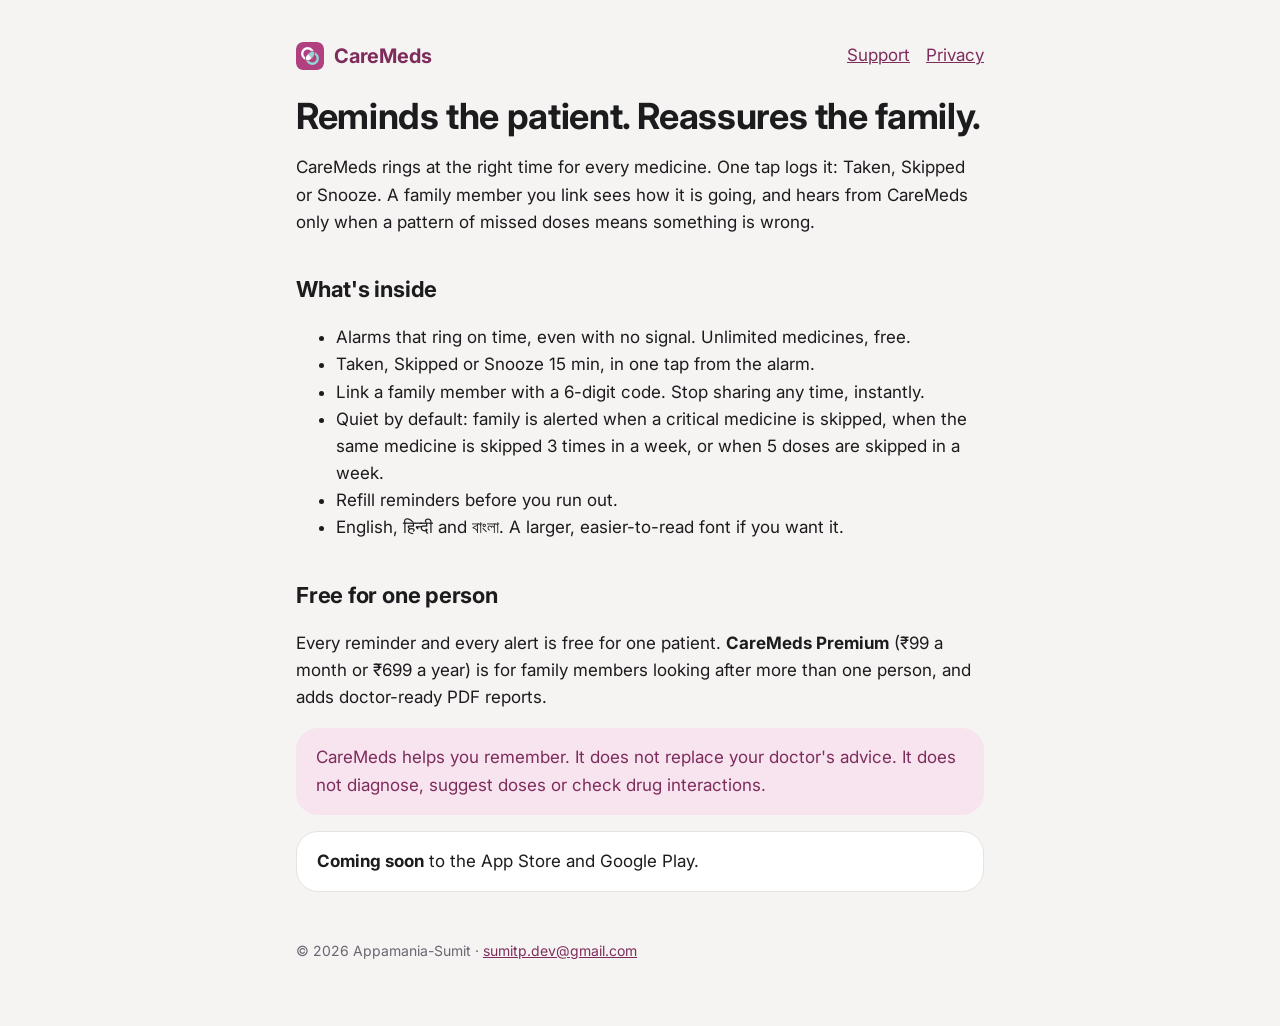
<file: index.html>
<!doctype html>
<html lang="en"><head><meta charset="utf-8"><meta name="viewport" content="width=device-width,initial-scale=1">
<title>CareMeds</title><meta name="description" content="Medicine reminders that ring on time, and a quiet alert to family only when a pattern of missed doses means something is wrong.">
<link rel="preconnect" href="https://fonts.googleapis.com"><link rel="preconnect" href="https://fonts.gstatic.com" crossorigin>
<link href="https://fonts.googleapis.com/css2?family=Inter:wght@400;600;700&display=swap" rel="stylesheet">
<link rel="icon" href="medify.svg">
<link rel="stylesheet" href="style.css"></head>
<body><main>
<nav><a class="brand" href="index.html"><img src="medify.svg" alt="" width="28" height="28">CareMeds</a><a href="support.html">Support</a><a href="privacy.html">Privacy</a></nav>
<h1>Reminds the patient. Reassures the family.</h1>
<p>CareMeds rings at the right time for every medicine. One tap logs it: Taken, Skipped or Snooze. A family member you link sees how it is going, and hears from CareMeds only when a pattern of missed doses means something is wrong.</p>

<h2>What's inside</h2>
<ul>
<li>Alarms that ring on time, even with no signal. Unlimited medicines, free.</li>
<li>Taken, Skipped or Snooze 15 min, in one tap from the alarm.</li>
<li>Link a family member with a 6-digit code. Stop sharing any time, instantly.</li>
<li>Quiet by default: family is alerted when a critical medicine is skipped, when the same medicine is skipped 3 times in a week, or when 5 doses are skipped in a week.</li>
<li>Refill reminders before you run out.</li>
<li>English, हिन्दी and বাংলা. A larger, easier-to-read font if you want it.</li>
</ul>

<h2>Free for one person</h2>
<p>Every reminder and every alert is free for one patient. <strong>CareMeds Premium</strong> (₹99 a month or ₹699 a year) is for family members looking after more than one person, and adds doctor-ready PDF reports.</p>

<div class="note">CareMeds helps you remember. It does not replace your doctor's advice. It does not diagnose, suggest doses or check drug interactions.</div>

<div class="card"><strong>Coming soon</strong> to the App Store and Google Play.</div>
<footer>© 2026 Appamania-Sumit · <a href="mailto:sumitp.dev@gmail.com">sumitp.dev@gmail.com</a></footer>
</main></body></html>
</file>
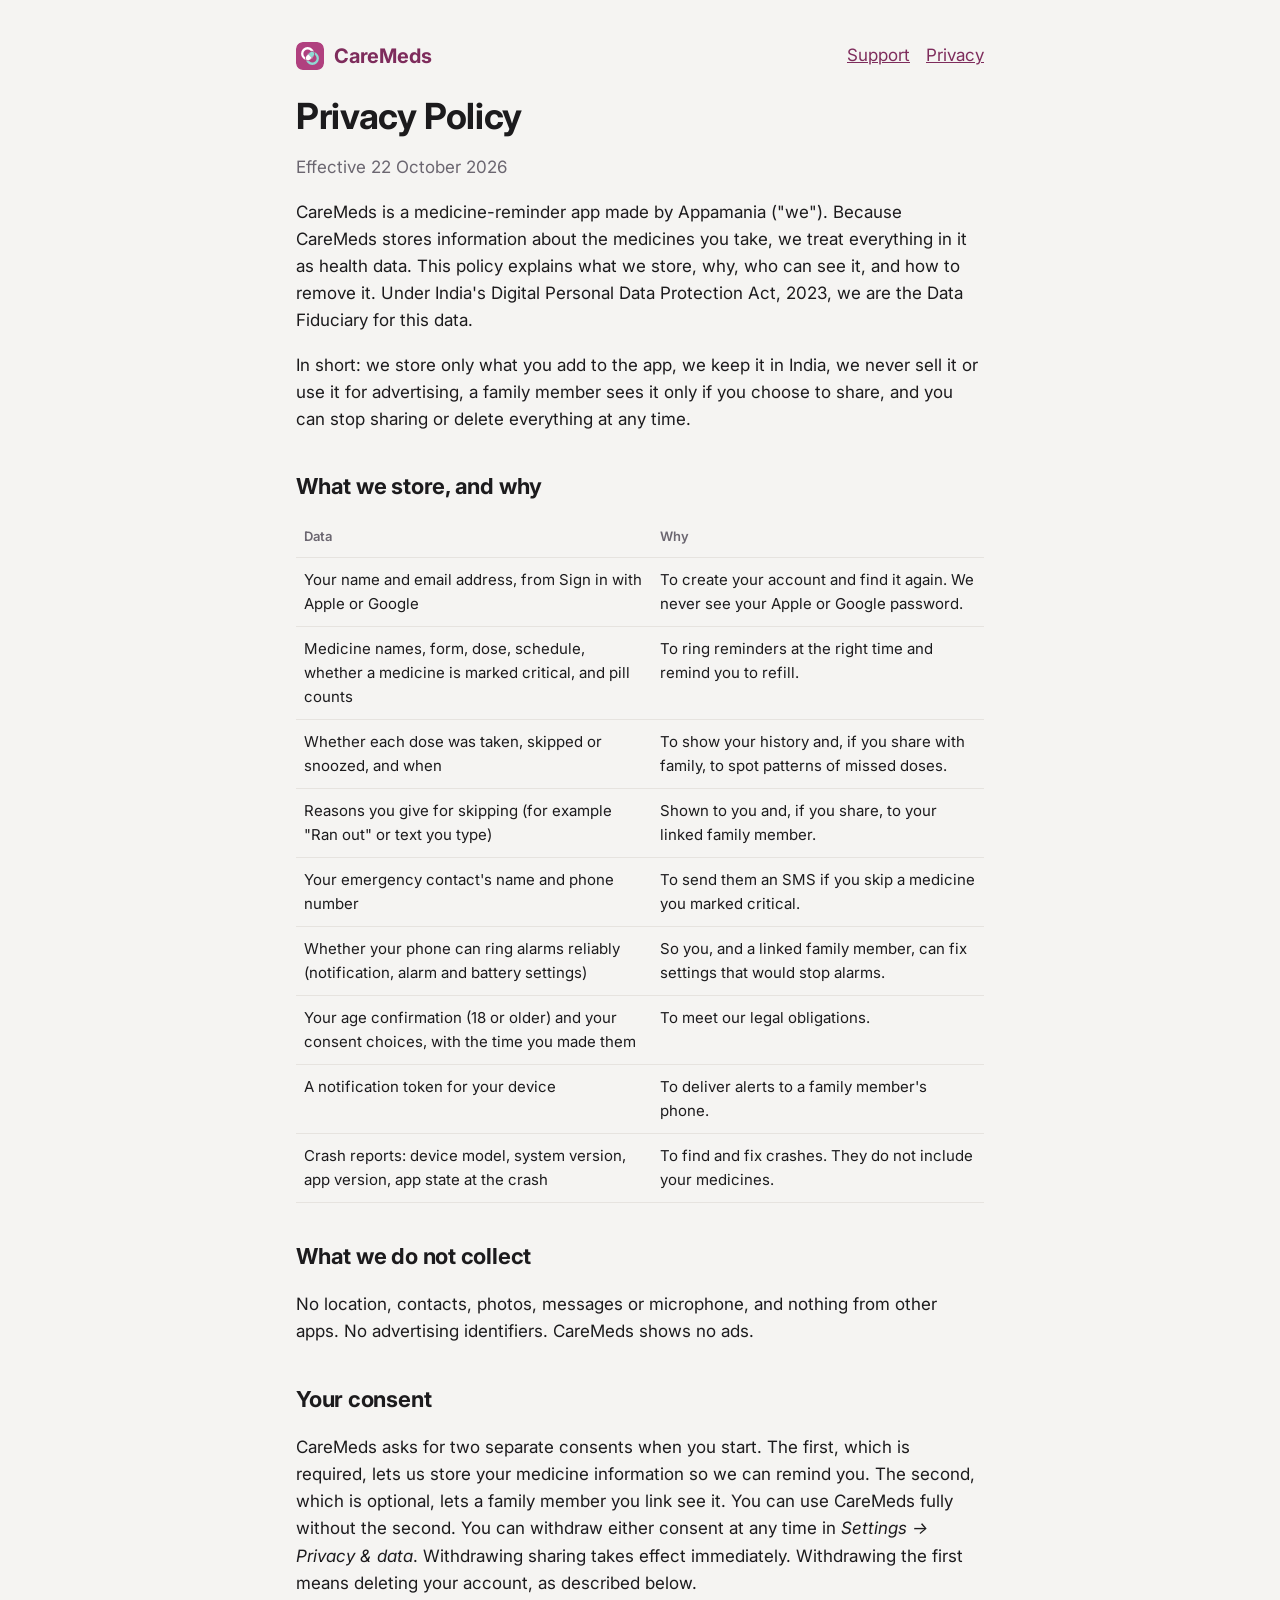
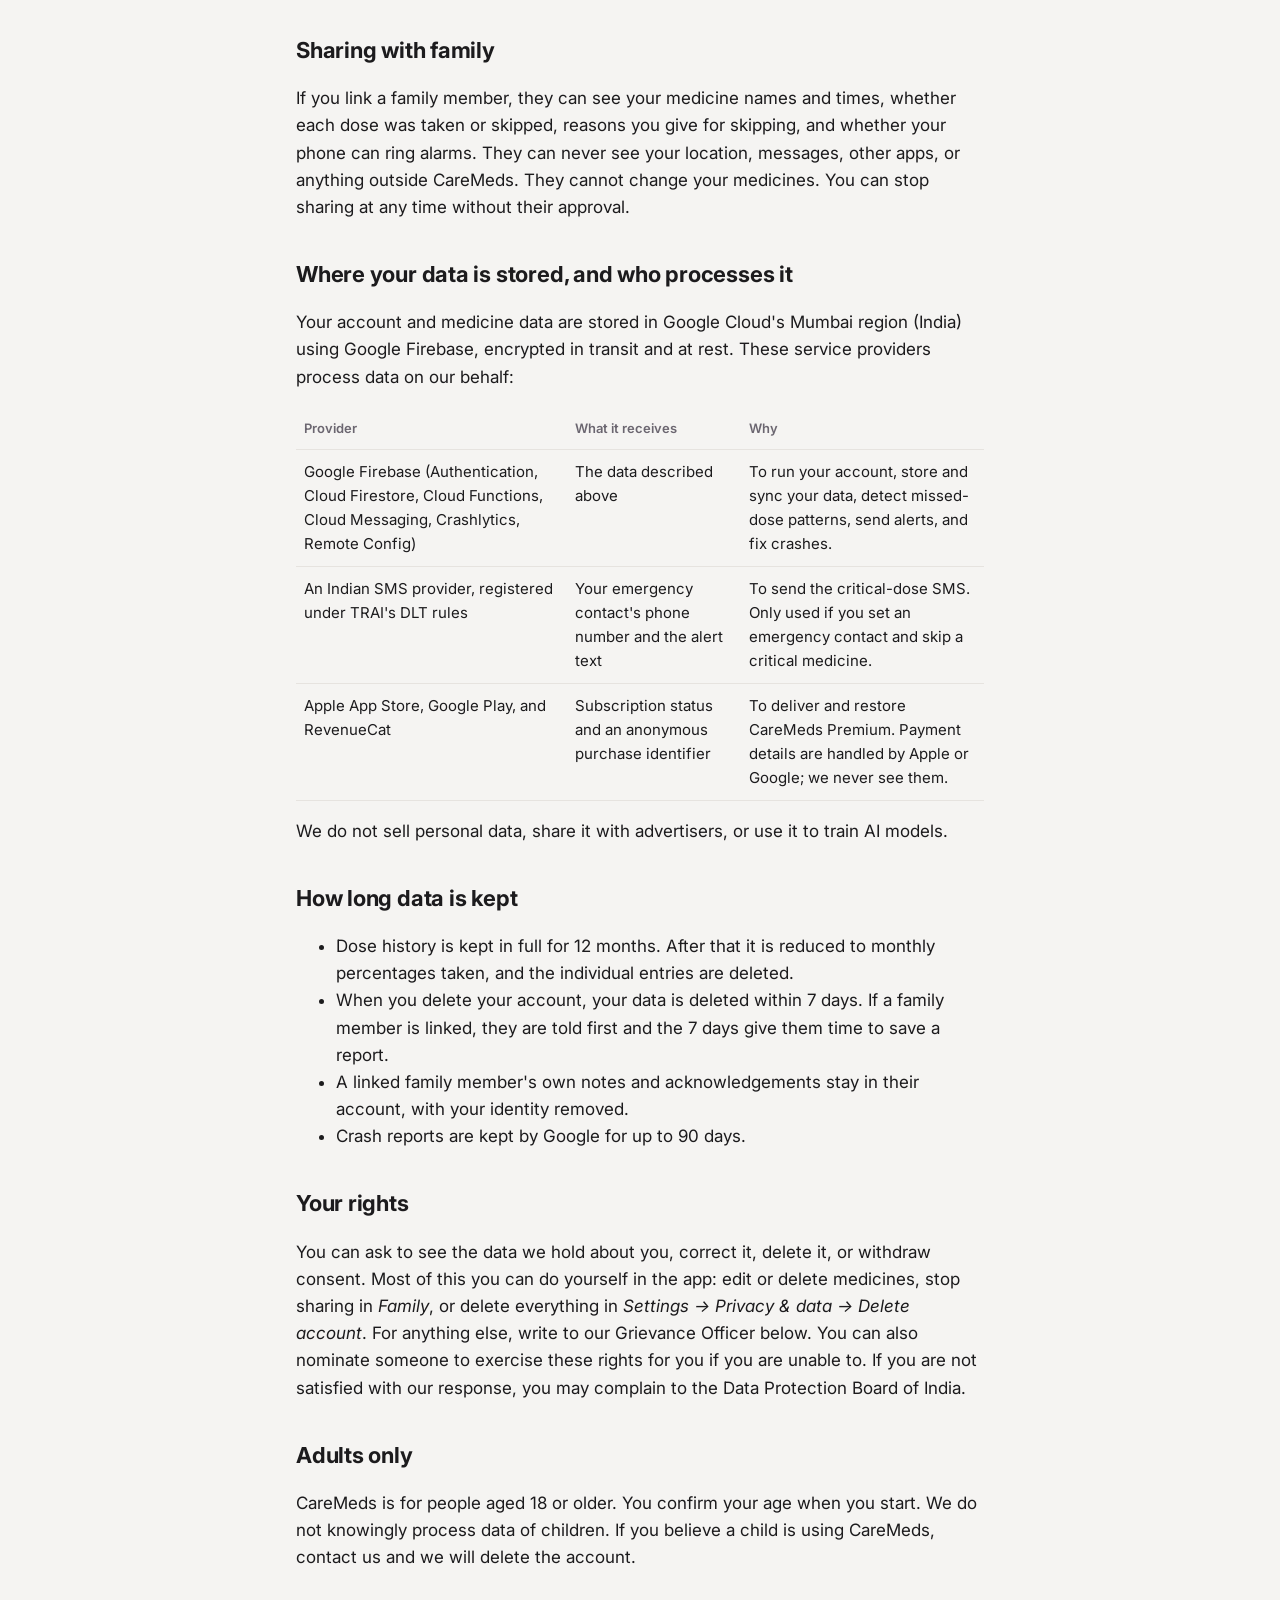
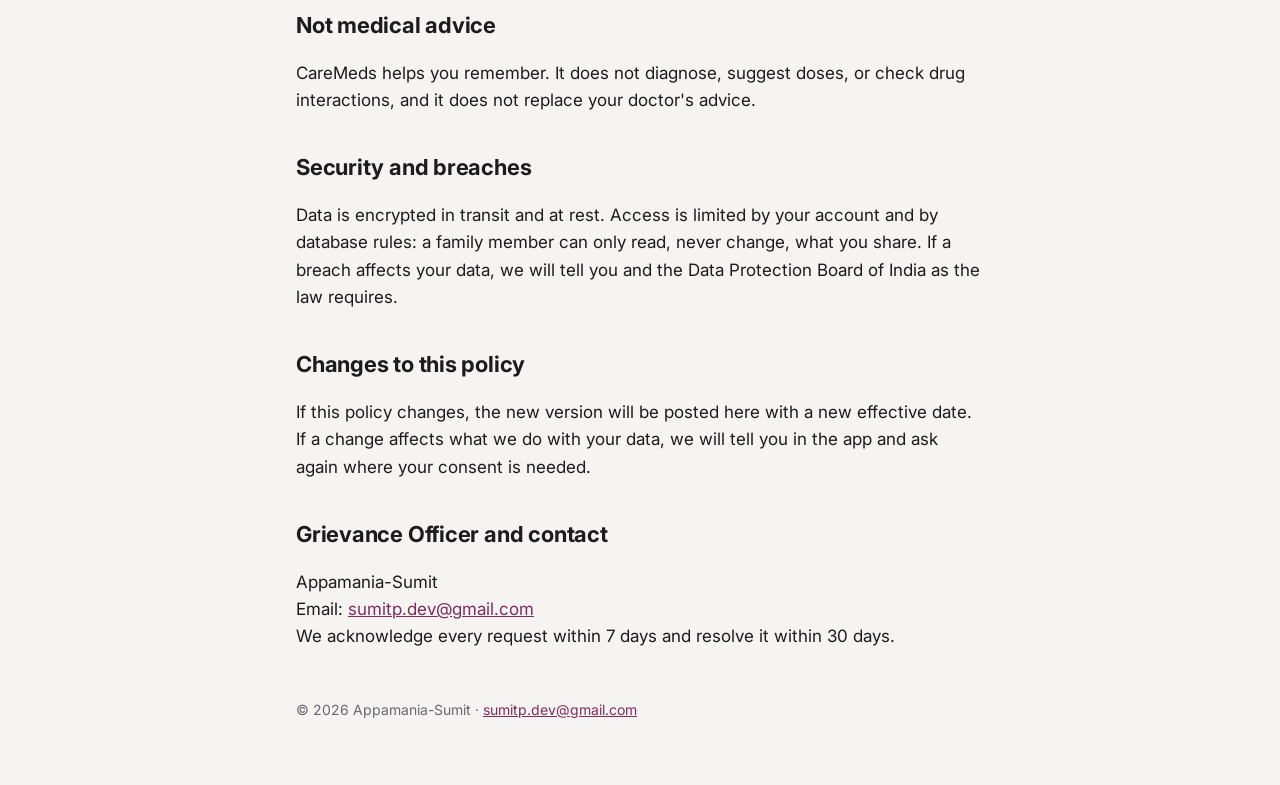
<file: privacy.html>
<!doctype html>
<html lang="en"><head><meta charset="utf-8"><meta name="viewport" content="width=device-width,initial-scale=1">
<title>CareMeds Privacy Policy</title><meta name="description" content="What CareMeds stores, who can see it, and how to delete it.">
<link rel="preconnect" href="https://fonts.googleapis.com"><link rel="preconnect" href="https://fonts.gstatic.com" crossorigin>
<link href="https://fonts.googleapis.com/css2?family=Inter:wght@400;600;700&display=swap" rel="stylesheet">
<link rel="icon" href="medify.svg">
<link rel="stylesheet" href="style.css"></head>
<body><main>
<nav><a class="brand" href="index.html"><img src="medify.svg" alt="" width="28" height="28">CareMeds</a><a href="support.html">Support</a><a href="privacy.html">Privacy</a></nav>
<h1>Privacy Policy</h1>
<p class="muted">Effective 22 October 2026</p>

<p>CareMeds is a medicine-reminder app made by Appamania ("we"). Because CareMeds stores information about the medicines you take, we treat everything in it as health data. This policy explains what we store, why, who can see it, and how to remove it. Under India's Digital Personal Data Protection Act, 2023, we are the Data Fiduciary for this data.</p>

<p>In short: we store only what you add to the app, we keep it in India, we never sell it or use it for advertising, a family member sees it only if you choose to share, and you can stop sharing or delete everything at any time.</p>

<h2>What we store, and why</h2>
<table>
<thead><tr><th>Data</th><th>Why</th></tr></thead>
<tbody>
<tr><td>Your name and email address, from Sign in with Apple or Google</td><td>To create your account and find it again. We never see your Apple or Google password.</td></tr>
<tr><td>Medicine names, form, dose, schedule, whether a medicine is marked critical, and pill counts</td><td>To ring reminders at the right time and remind you to refill.</td></tr>
<tr><td>Whether each dose was taken, skipped or snoozed, and when</td><td>To show your history and, if you share with family, to spot patterns of missed doses.</td></tr>
<tr><td>Reasons you give for skipping (for example "Ran out" or text you type)</td><td>Shown to you and, if you share, to your linked family member.</td></tr>
<tr><td>Your emergency contact's name and phone number</td><td>To send them an SMS if you skip a medicine you marked critical.</td></tr>
<tr><td>Whether your phone can ring alarms reliably (notification, alarm and battery settings)</td><td>So you, and a linked family member, can fix settings that would stop alarms.</td></tr>
<tr><td>Your age confirmation (18 or older) and your consent choices, with the time you made them</td><td>To meet our legal obligations.</td></tr>
<tr><td>A notification token for your device</td><td>To deliver alerts to a family member's phone.</td></tr>
<tr><td>Crash reports: device model, system version, app version, app state at the crash</td><td>To find and fix crashes. They do not include your medicines.</td></tr>
</tbody></table>

<h2>What we do not collect</h2>
<p>No location, contacts, photos, messages or microphone, and nothing from other apps. No advertising identifiers. CareMeds shows no ads.</p>

<h2>Your consent</h2>
<p>CareMeds asks for two separate consents when you start. The first, which is required, lets us store your medicine information so we can remind you. The second, which is optional, lets a family member you link see it. You can use CareMeds fully without the second. You can withdraw either consent at any time in <em>Settings → Privacy &amp; data</em>. Withdrawing sharing takes effect immediately. Withdrawing the first means deleting your account, as described below.</p>

<h2>Sharing with family</h2>
<p>If you link a family member, they can see your medicine names and times, whether each dose was taken or skipped, reasons you give for skipping, and whether your phone can ring alarms. They can never see your location, messages, other apps, or anything outside CareMeds. They cannot change your medicines. You can stop sharing at any time without their approval.</p>

<h2>Where your data is stored, and who processes it</h2>
<p>Your account and medicine data are stored in Google Cloud's Mumbai region (India) using Google Firebase, encrypted in transit and at rest. These service providers process data on our behalf:</p>
<table>
<thead><tr><th>Provider</th><th>What it receives</th><th>Why</th></tr></thead>
<tbody>
<tr><td>Google Firebase (Authentication, Cloud Firestore, Cloud Functions, Cloud Messaging, Crashlytics, Remote Config)</td><td>The data described above</td><td>To run your account, store and sync your data, detect missed-dose patterns, send alerts, and fix crashes.</td></tr>
<tr><td>An Indian SMS provider, registered under TRAI's DLT rules</td><td>Your emergency contact's phone number and the alert text</td><td>To send the critical-dose SMS. Only used if you set an emergency contact and skip a critical medicine.</td></tr>
<tr><td>Apple App Store, Google Play, and RevenueCat</td><td>Subscription status and an anonymous purchase identifier</td><td>To deliver and restore CareMeds Premium. Payment details are handled by Apple or Google; we never see them.</td></tr>
</tbody></table>
<p>We do not sell personal data, share it with advertisers, or use it to train AI models.</p>

<h2>How long data is kept</h2>
<ul>
<li>Dose history is kept in full for 12 months. After that it is reduced to monthly percentages taken, and the individual entries are deleted.</li>
<li>When you delete your account, your data is deleted within 7 days. If a family member is linked, they are told first and the 7 days give them time to save a report.</li>
<li>A linked family member's own notes and acknowledgements stay in their account, with your identity removed.</li>
<li>Crash reports are kept by Google for up to 90 days.</li>
</ul>

<h2>Your rights</h2>
<p>You can ask to see the data we hold about you, correct it, delete it, or withdraw consent. Most of this you can do yourself in the app: edit or delete medicines, stop sharing in <em>Family</em>, or delete everything in <em>Settings → Privacy &amp; data → Delete account</em>. For anything else, write to our Grievance Officer below. You can also nominate someone to exercise these rights for you if you are unable to. If you are not satisfied with our response, you may complain to the Data Protection Board of India.</p>

<h2>Adults only</h2>
<p>CareMeds is for people aged 18 or older. You confirm your age when you start. We do not knowingly process data of children. If you believe a child is using CareMeds, contact us and we will delete the account.</p>

<h2>Not medical advice</h2>
<p>CareMeds helps you remember. It does not diagnose, suggest doses, or check drug interactions, and it does not replace your doctor's advice.</p>

<h2>Security and breaches</h2>
<p>Data is encrypted in transit and at rest. Access is limited by your account and by database rules: a family member can only read, never change, what you share. If a breach affects your data, we will tell you and the Data Protection Board of India as the law requires.</p>

<h2>Changes to this policy</h2>
<p>If this policy changes, the new version will be posted here with a new effective date. If a change affects what we do with your data, we will tell you in the app and ask again where your consent is needed.</p>

<h2>Grievance Officer and contact</h2>
<p>Appamania-Sumit<br>Email: <a href="mailto:sumitp.dev@gmail.com">sumitp.dev@gmail.com</a><br>We acknowledge every request within 7 days and resolve it within 30 days.</p>
<footer>© 2026 Appamania-Sumit · <a href="mailto:sumitp.dev@gmail.com">sumitp.dev@gmail.com</a></footer>
</main></body></html>
</file>
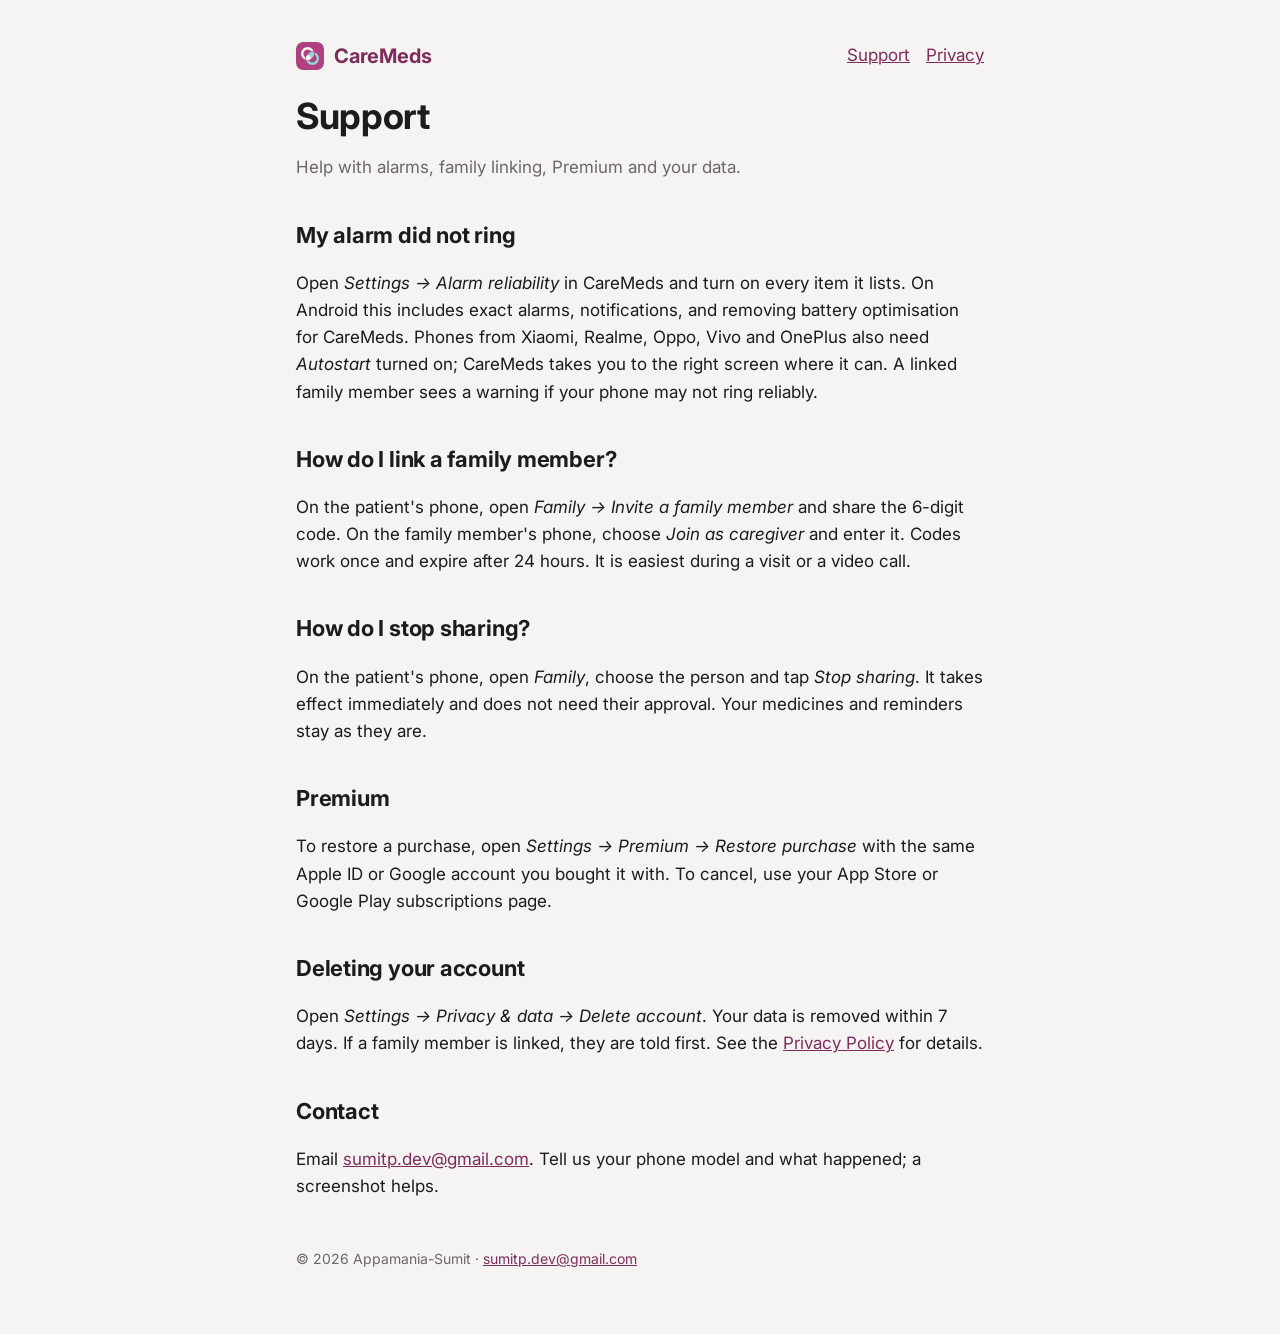
<file: support.html>
<!doctype html>
<html lang="en"><head><meta charset="utf-8"><meta name="viewport" content="width=device-width,initial-scale=1">
<title>CareMeds Support</title><meta name="description" content="Help with CareMeds: alarms, family linking, Premium and your data.">
<link rel="preconnect" href="https://fonts.googleapis.com"><link rel="preconnect" href="https://fonts.gstatic.com" crossorigin>
<link href="https://fonts.googleapis.com/css2?family=Inter:wght@400;600;700&display=swap" rel="stylesheet">
<link rel="icon" href="medify.svg">
<link rel="stylesheet" href="style.css"></head>
<body><main>
<nav><a class="brand" href="index.html"><img src="medify.svg" alt="" width="28" height="28">CareMeds</a><a href="support.html">Support</a><a href="privacy.html">Privacy</a></nav>
<h1>Support</h1>
<p class="muted">Help with alarms, family linking, Premium and your data.</p>

<h2>My alarm did not ring</h2>
<p>Open <em>Settings → Alarm reliability</em> in CareMeds and turn on every item it lists. On Android this includes exact alarms, notifications, and removing battery optimisation for CareMeds. Phones from Xiaomi, Realme, Oppo, Vivo and OnePlus also need <em>Autostart</em> turned on; CareMeds takes you to the right screen where it can. A linked family member sees a warning if your phone may not ring reliably.</p>

<h2>How do I link a family member?</h2>
<p>On the patient's phone, open <em>Family → Invite a family member</em> and share the 6-digit code. On the family member's phone, choose <em>Join as caregiver</em> and enter it. Codes work once and expire after 24 hours. It is easiest during a visit or a video call.</p>

<h2>How do I stop sharing?</h2>
<p>On the patient's phone, open <em>Family</em>, choose the person and tap <em>Stop sharing</em>. It takes effect immediately and does not need their approval. Your medicines and reminders stay as they are.</p>

<h2>Premium</h2>
<p>To restore a purchase, open <em>Settings → Premium → Restore purchase</em> with the same Apple ID or Google account you bought it with. To cancel, use your App Store or Google Play subscriptions page.</p>

<h2>Deleting your account</h2>
<p>Open <em>Settings → Privacy &amp; data → Delete account</em>. Your data is removed within 7 days. If a family member is linked, they are told first. See the <a href="privacy.html">Privacy Policy</a> for details.</p>

<h2>Contact</h2>
<p>Email <a href="mailto:sumitp.dev@gmail.com">sumitp.dev@gmail.com</a>. Tell us your phone model and what happened; a screenshot helps.</p>
<footer>© 2026 Appamania-Sumit · <a href="mailto:sumitp.dev@gmail.com">sumitp.dev@gmail.com</a></footer>
</main></body></html>
</file>
<file: style.css>
:root{--ink:#1C1B1D;--paper:#F5F4F2;--card:#FFFFFF;--brand:#B0407F;--brand-strong:#7E2C5C;--brand-tint:#F7E4EF;--teal-strong:#2A736D;--muted:#6B6670;--line:#E6E3DF;--link:#7E2C5C}
@media (prefers-color-scheme: dark){:root:not([data-theme="light"]){--ink:#F5F5F7;--paper:#000000;--card:#1C1C1E;--brand:#E482BA;--brand-strong:#F2B3D6;--brand-tint:#3A1F2F;--teal-strong:#6FD3CA;--muted:#AEAEB2;--line:#38383A;--link:#F2B3D6}}
:root[data-theme="dark"]{--ink:#F5F5F7;--paper:#000000;--card:#1C1C1E;--brand:#E482BA;--brand-strong:#F2B3D6;--brand-tint:#3A1F2F;--teal-strong:#6FD3CA;--muted:#AEAEB2;--line:#38383A;--link:#F2B3D6}
*{box-sizing:border-box}
body{margin:0;background:var(--paper);color:var(--ink);font:400 17px/1.6 Inter,system-ui,-apple-system,"Segoe UI",Roboto,sans-serif}
main{max-width:720px;margin:0 auto;padding:40px 16px 64px}
h1,h2,.brand{font-weight:700;letter-spacing:-0.01em}
h1{font-size:36px;line-height:1.15;margin:8px 0 4px}
h2{font-size:22px;margin:36px 0 8px}
.brand{font-size:20px;text-decoration:none;color:var(--brand-strong)}
.muted{color:var(--muted)}
a{color:var(--link)}
nav{display:flex;gap:16px;flex-wrap:wrap;align-items:center;margin-bottom:24px}
nav .brand{margin-right:auto}
table{width:100%;border-collapse:collapse;margin:12px 0;font-size:15px}
th,td{text-align:left;vertical-align:top;padding:10px 8px;border-bottom:1px solid var(--line)}
th{font-weight:600;color:var(--muted);font-size:13px}
.card{background:var(--card);border:1px solid var(--line);border-radius:22px;padding:16px 20px;margin:16px 0}
.note{background:var(--brand-tint);color:var(--brand-strong);border-radius:22px;padding:16px 20px;margin:16px 0}
footer{margin-top:48px;color:var(--muted);font-size:14px}
@media (max-width:560px){h1{font-size:30px}table,thead,tbody,tr,th,td{display:block}thead{display:none}td{border:none;padding:4px 0}tr{border-bottom:1px solid var(--line);padding:10px 0}}
.brand{display:inline-flex;align-items:center;gap:10px}
.brand img{border-radius:7px}
</file>
